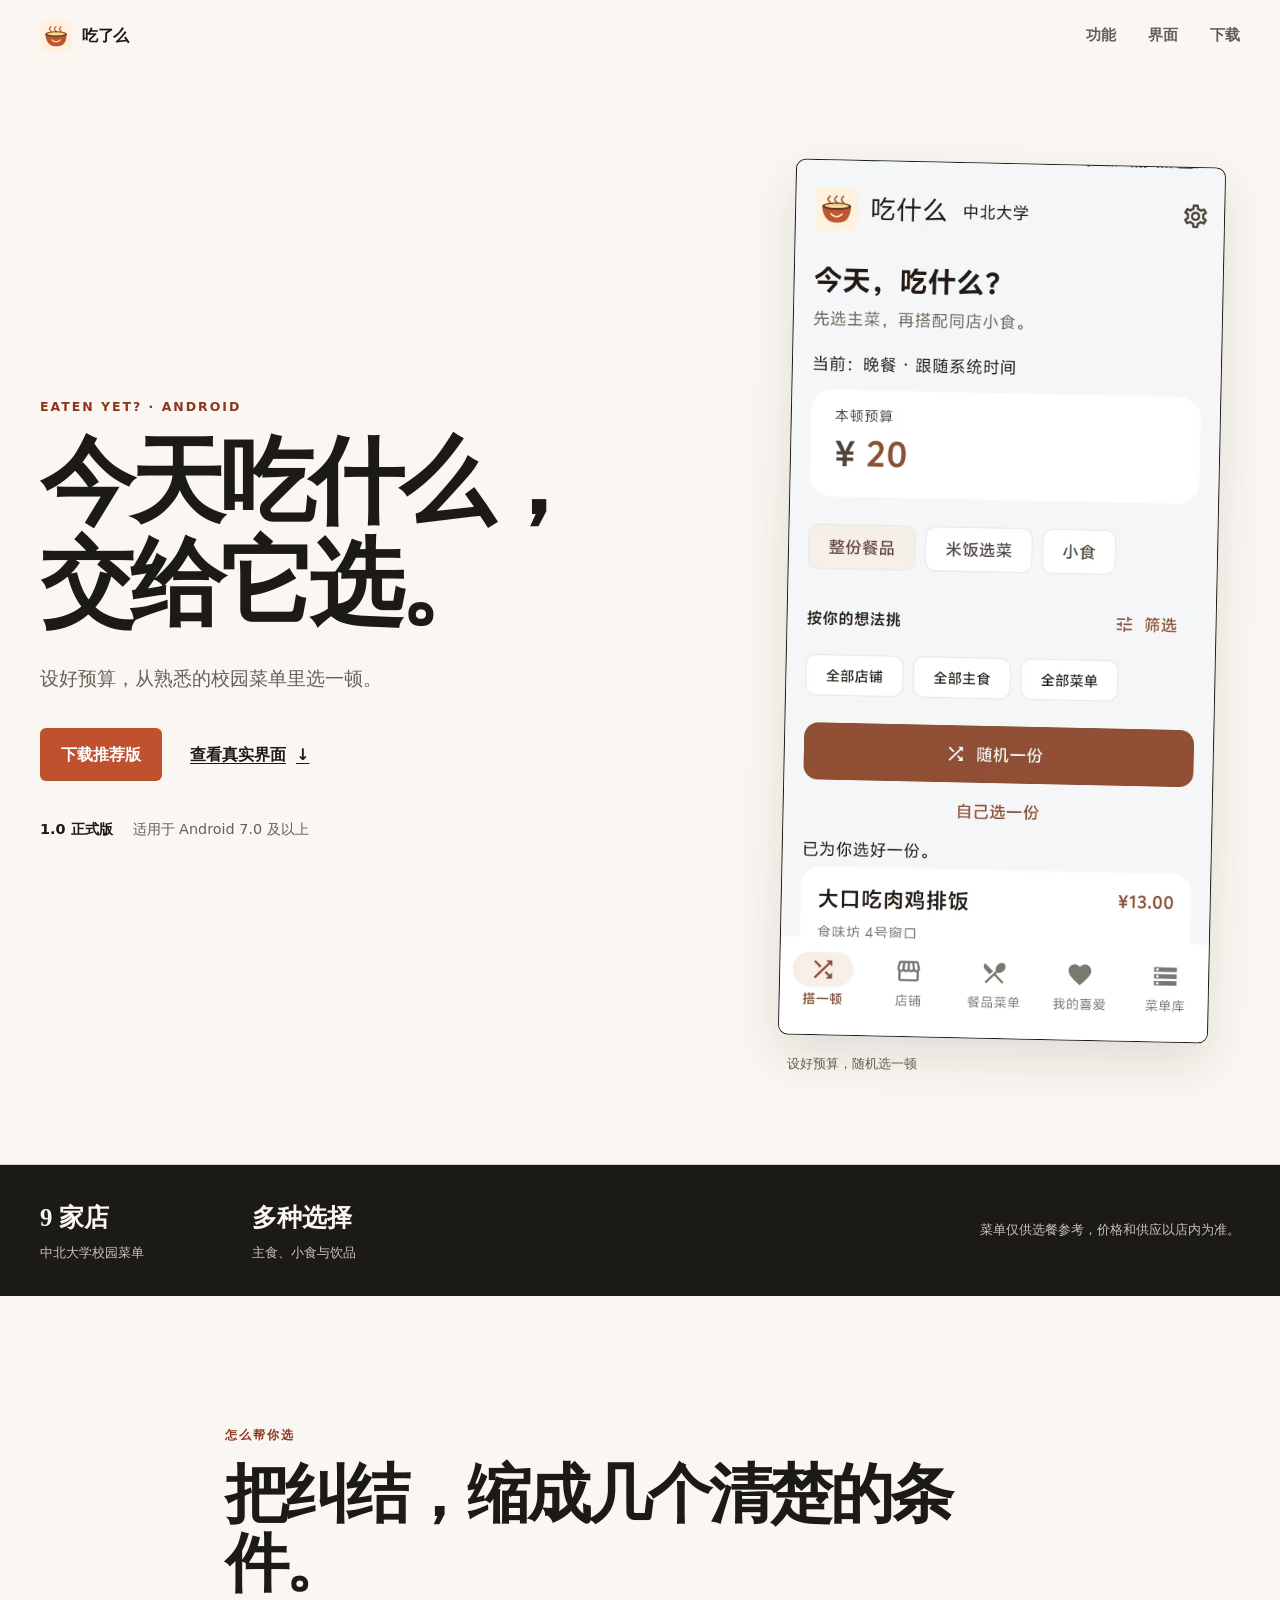
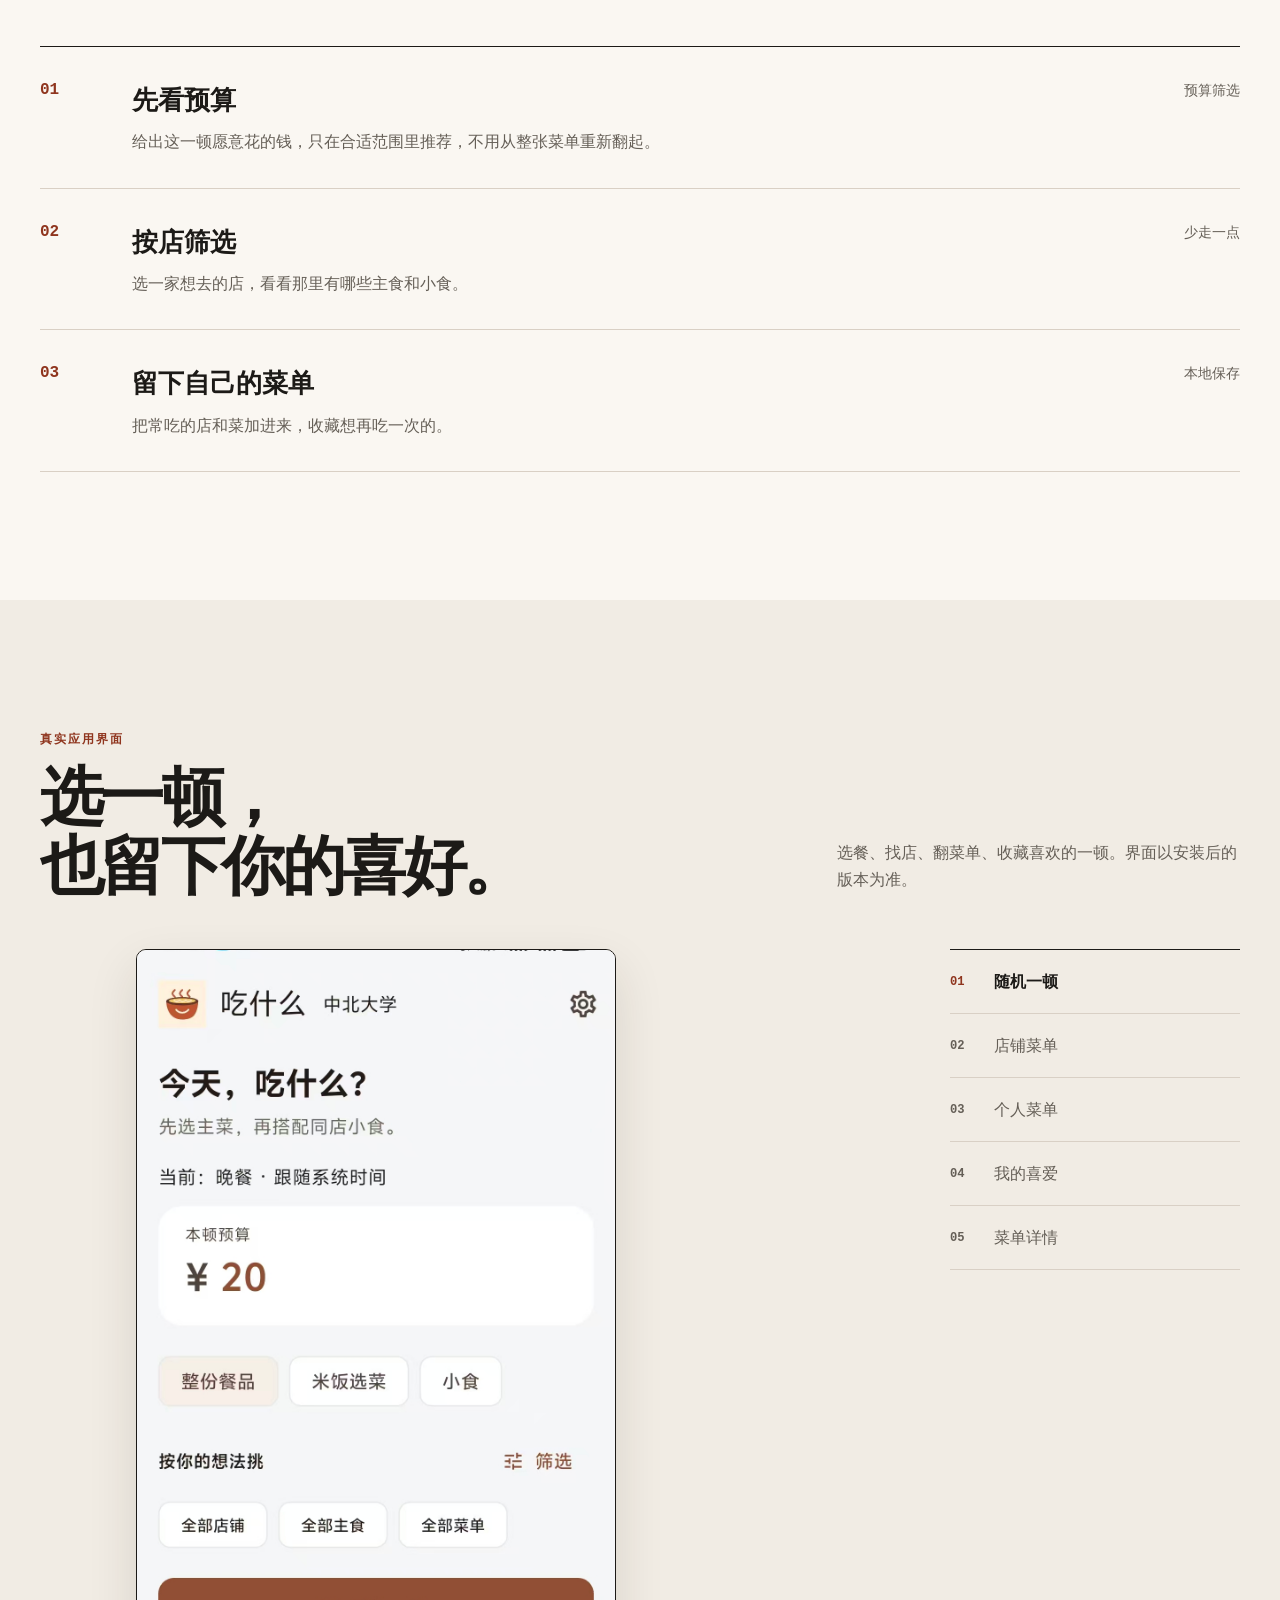
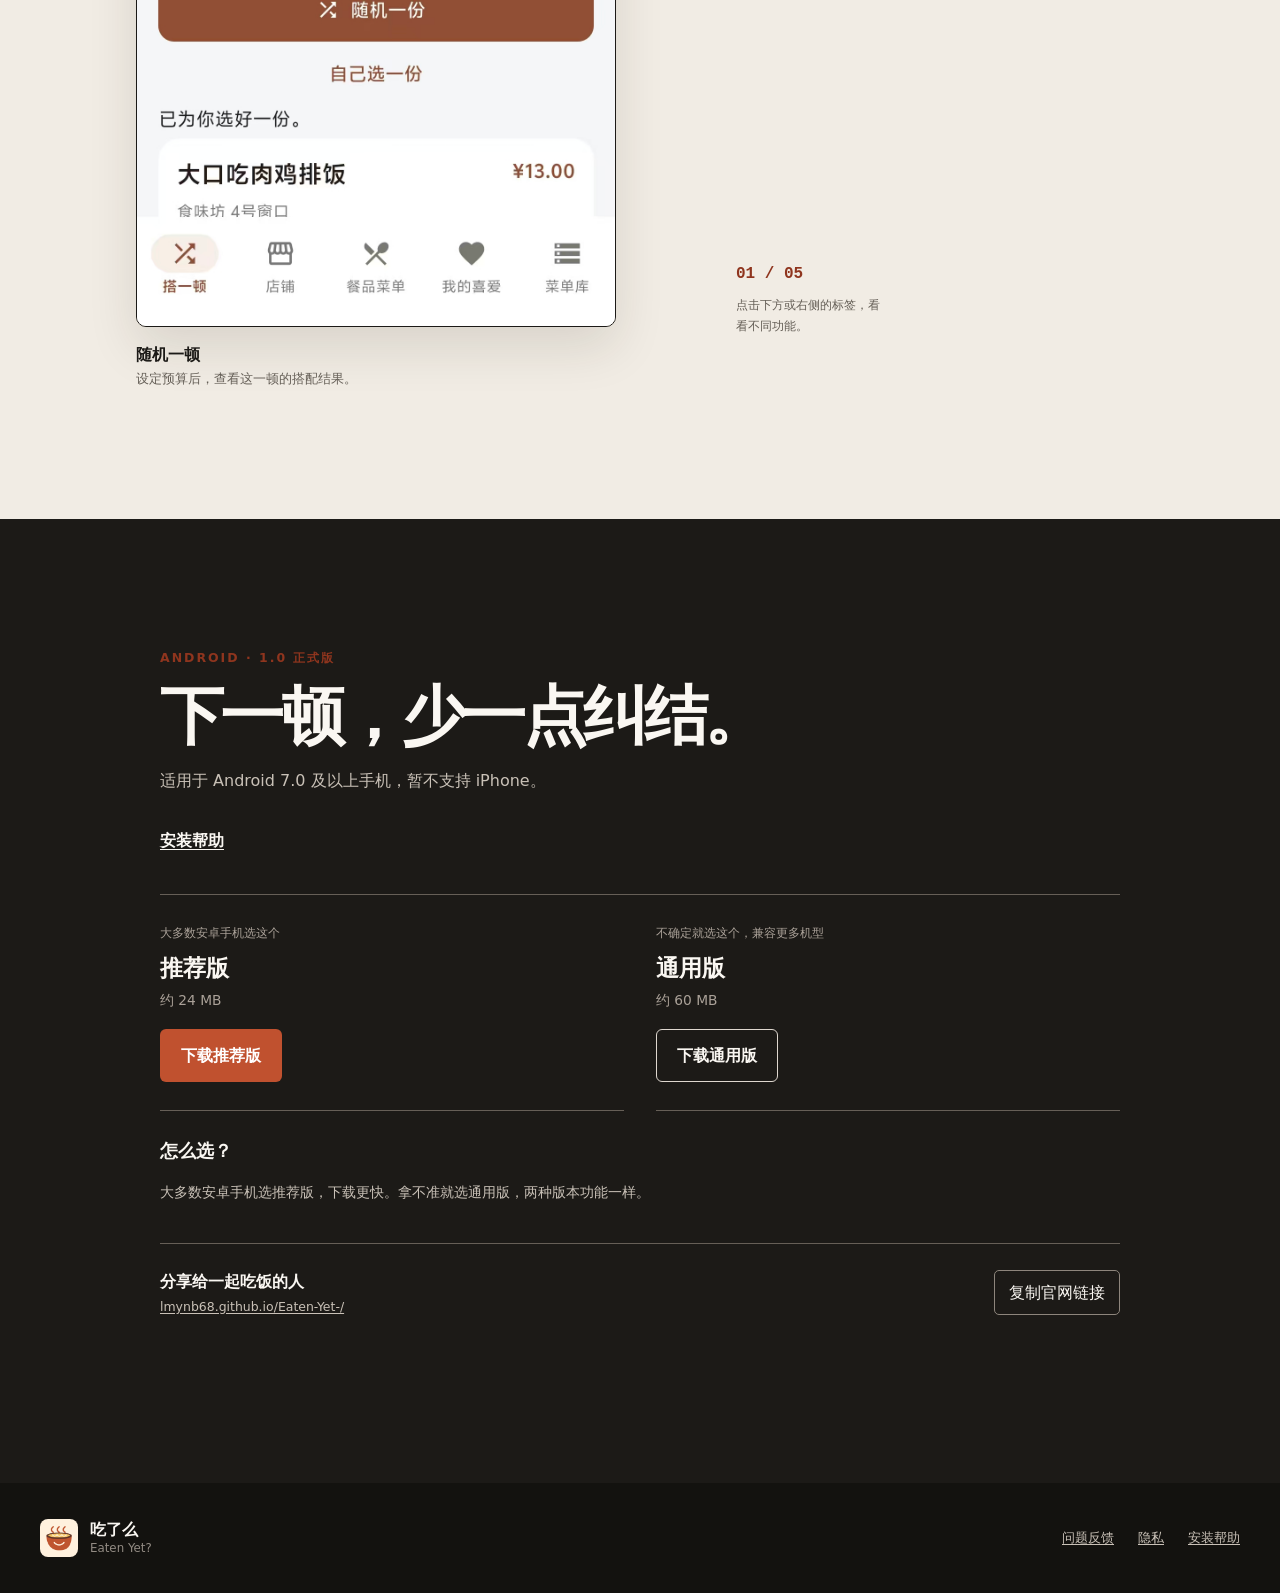
<file: site/index.html>
<!doctype html>
<html lang="zh-CN">
<head>
  <meta charset="utf-8">
  <meta name="viewport" content="width=device-width, initial-scale=1">
  <meta name="description" content="吃了么是一款面向中北大学校园的 Android 选餐应用。设好预算，从熟悉的菜单里选一顿。">
  <title>吃了么 · 今天吃什么，交给它选</title>
  <link rel="icon" href="assets/logo.png">
  <link rel="stylesheet" href="styles.css">
  <script src="app.js" defer></script>
  <link rel="canonical" href="https://lmynb68.github.io/Eaten-Yet-/">
  <meta property="og:title" content="吃了么 · 今天吃什么，交给它选">
  <meta property="og:description" content="设好预算，从熟悉的校园菜单里选一顿。Android 正式版已发布。">
  <meta property="og:type" content="website">
  <meta property="og:url" content="https://lmynb68.github.io/Eaten-Yet-/">
  <meta property="og:image" content="https://lmynb68.github.io/Eaten-Yet-/assets/logo.png">
</head>
<body>
  <a class="skip-link" href="#main">跳到主要内容</a>
  <header class="site-header" data-header>
    <div class="wrap header-inner">
      <a class="brand" href="#top" aria-label="吃了么首页">
        <img src="assets/logo.png" width="256" height="256" alt="">
        <span>吃了么</span>
      </a>
      <button class="menu-toggle" type="button" aria-expanded="false" aria-controls="site-nav" data-menu-toggle>
        <span class="menu-label">菜单</span>
        <span class="menu-lines" aria-hidden="true"><i></i><i></i></span>
      </button>
      <nav class="site-nav" id="site-nav" aria-label="主要导航" data-nav>
        <a href="#product">功能</a>
        <a href="#interface">界面</a>
        <a href="#download">下载</a>
      </nav>
    </div>
  </header>

  <main id="main">
    <section class="hero" id="top" aria-labelledby="hero-title">
      <div class="wrap hero-grid">
        <div class="hero-copy">
          <p class="eyebrow">Eaten Yet? · Android</p>
          <h1 id="hero-title">今天吃什么，<br>交给它选。</h1>
          <p class="hero-lede">设好预算，从熟悉的校园菜单里选一顿。</p>
          <div class="hero-actions">
            <a class="button button-primary" href="https://github.com/lmynb68/Eaten-Yet-/releases/download/v1.0.0%2B25/EatenYet-v1.0.0-build25-android-arm64.apk" data-primary-download>下载推荐版</a>
            <a class="text-link" href="#interface">查看真实界面 <span aria-hidden="true">↓</span></a>
          </div>
          <p class="hero-meta"><strong>1.0 正式版</strong><span>适用于 Android 7.0 及以上</span></p>
        </div>
        <figure class="hero-device">
          <div class="screenshot-frame screenshot-frame-hero">
            <img src="assets/android-meal.jpg" width="1080" height="2376" alt="吃了么应用随机选餐结果界面，展示预算内的一顿校园餐" fetchpriority="high">
          </div>
          <figcaption>设好预算，随机选一顿</figcaption>
        </figure>
      </div>
    </section>

    <section class="facts-band" aria-label="应用内容范围">
      <div class="wrap facts-grid">
        <div class="od-stat"><strong>9 家店</strong><span>中北大学校园菜单</span></div>
        <div class="od-stat"><strong>多种选择</strong><span>主食、小食与饮品</span></div>
        <p>菜单仅供选餐参考，价格和供应以店内为准。</p>
      </div>
    </section>

    <section class="section" id="product" aria-labelledby="product-title">
      <div class="wrap section-heading">
        <p class="eyebrow">怎么帮你选</p>
        <h2 id="product-title">把纠结，缩成几个清楚的条件。</h2>
      </div>
      <div class="wrap feature-list">
        <article class="feature-row">
          <div class="feature-number" aria-hidden="true">01</div>
          <div><h3>先看预算</h3><p>给出这一顿愿意花的钱，只在合适范围里推荐，不用从整张菜单重新翻起。</p></div>
          <span class="feature-note">预算筛选</span>
        </article>
        <article class="feature-row">
          <div class="feature-number" aria-hidden="true">02</div>
          <div><h3>按店筛选</h3><p>选一家想去的店，看看那里有哪些主食和小食。</p></div>
          <span class="feature-note">少走一点</span>
        </article>
        <article class="feature-row">
          <div class="feature-number" aria-hidden="true">03</div>
          <div><h3>留下自己的菜单</h3><p>把常吃的店和菜加进来，收藏想再吃一次的。</p></div>
          <span class="feature-note">本地保存</span>
        </article>
      </div>
    </section>

    <section class="section interface-section" id="interface" aria-labelledby="interface-title">
      <div class="wrap section-heading section-heading-split">
        <div><p class="eyebrow">真实应用界面</p><h2 id="interface-title">选一顿，<br>也留下你的喜好。</h2></div>
        <p>选餐、找店、翻菜单、收藏喜欢的一顿。界面以安装后的版本为准。</p>
      </div>
      <div class="wrap gallery" data-gallery>
        <div class="gallery-stage" id="gallery-panel" role="tabpanel" aria-live="polite" tabindex="0">
          <figure class="gallery-main">
            <div class="screenshot-frame screenshot-frame-gallery">
              <img src="assets/android-meal.jpg" width="1080" height="2376" alt="随机一顿界面" data-gallery-image>
            </div>
            <figcaption><strong data-gallery-title>随机一顿</strong><span data-gallery-caption>设定预算后，查看这一顿的搭配结果。</span></figcaption>
          </figure>
          <aside class="gallery-note"><span>01 / 05</span><p>点击下方或右侧的标签，看看不同功能。</p></aside>
        </div>
        <div class="gallery-tabs" role="tablist" aria-label="选择应用截图">
          <button class="gallery-tab is-active" type="button" role="tab" aria-controls="gallery-panel" tabindex="0" aria-selected="true" data-src="assets/android-meal.jpg" data-title="随机一顿" data-caption="设定预算后，查看这一顿的搭配结果。" data-alt="随机一顿界面"><span>01</span>随机一顿</button>
          <button class="gallery-tab" type="button" role="tab" aria-controls="gallery-panel" tabindex="-1" aria-selected="false" data-src="assets/android-stores.jpg" data-title="店铺菜单" data-caption="从熟悉的校园店铺开始浏览。" data-alt="校园店铺列表界面"><span>02</span>店铺菜单</button>
          <button class="gallery-tab" type="button" role="tab" aria-controls="gallery-panel" tabindex="-1" aria-selected="false" data-src="assets/android-library.jpg" data-title="个人菜单" data-caption="管理自己录入和导入的菜单。" data-alt="个人菜单界面"><span>03</span>个人菜单</button>
          <button class="gallery-tab" type="button" role="tab" aria-controls="gallery-panel" tabindex="-1" aria-selected="false" data-src="assets/android-favorites.jpg" data-title="我的喜爱" data-caption="把想再吃一次的选择留在本地。" data-alt="收藏列表界面"><span>04</span>我的喜爱</button>
          <button class="gallery-tab" type="button" role="tab" aria-controls="gallery-panel" tabindex="-1" aria-selected="false" data-src="assets/android-menu.jpg" data-title="菜单详情" data-caption="查看菜单内容与不同规格。" data-alt="菜单详情界面"><span>05</span>菜单详情</button>
        </div>
      </div>
    </section>

    <section class="section download-section" id="download" aria-labelledby="download-title">
      <div class="wrap download-grid">
        <div class="download-intro">
          <p class="eyebrow">Android · 1.0 正式版</p>
          <h2 id="download-title">下一顿，<br>少一点纠结。</h2>
          <p>适用于 Android 7.0 及以上手机，暂不支持 iPhone。</p>
          <a class="text-link" href="install.html">安装帮助</a>
        </div>
        <div class="download-options" data-release-status="loading">
          <article class="download-option is-primary">
            <div class="download-copy"><p class="option-kicker">大多数安卓手机选这个</p><h3>推荐版</h3><p><span data-arm64-size>约 24 MB</span></p></div>
            <a class="button button-primary" href="https://github.com/lmynb68/Eaten-Yet-/releases/download/v1.0.0%2B25/EatenYet-v1.0.0-build25-android-arm64.apk" data-arm64-download>下载推荐版</a>
          </article>
          <article class="download-option">
            <div class="download-copy"><p class="option-kicker">不确定就选这个，兼容更多机型</p><h3>通用版</h3><p><span data-universal-size>约 60 MB</span></p></div>
            <a class="button button-secondary" href="https://github.com/lmynb68/Eaten-Yet-/releases/download/v1.0.0%2B25/EatenYet-v1.0.0-build25-android-universal.apk" data-universal-download>下载通用版</a>
          </article>
          <div class="download-guide">
            <h3>怎么选？</h3>
            <p>大多数安卓手机选推荐版，下载更快。拿不准就选通用版，两种版本功能一样。</p>
          </div>
          <div class="release-link-box">
            <div><strong>分享给一起吃饭的人</strong><a href="https://lmynb68.github.io/Eaten-Yet-/" data-release-link>lmynb68.github.io/Eaten-Yet-/</a></div>
            <button class="copy-button" type="button" data-copy-release>复制官网链接</button>
          </div>
          <p class="copy-status" role="status" aria-live="polite" data-copy-status></p>
        </div>
      </div>
    </section>
  </main>

  <footer class="site-footer">
    <div class="wrap footer-inner">
      <div><img src="assets/logo.png" width="256" height="256" alt=""><p><strong>吃了么</strong><span>Eaten Yet?</span></p></div>
      <nav aria-label="页脚导航">
        <a href="https://github.com/lmynb68/Eaten-Yet-/issues">问题反馈</a>
        <a href="privacy.html">隐私</a>
        <a href="install.html">安装帮助</a>
      </nav>
    </div>
  </footer>
</body>
</html>
</file>
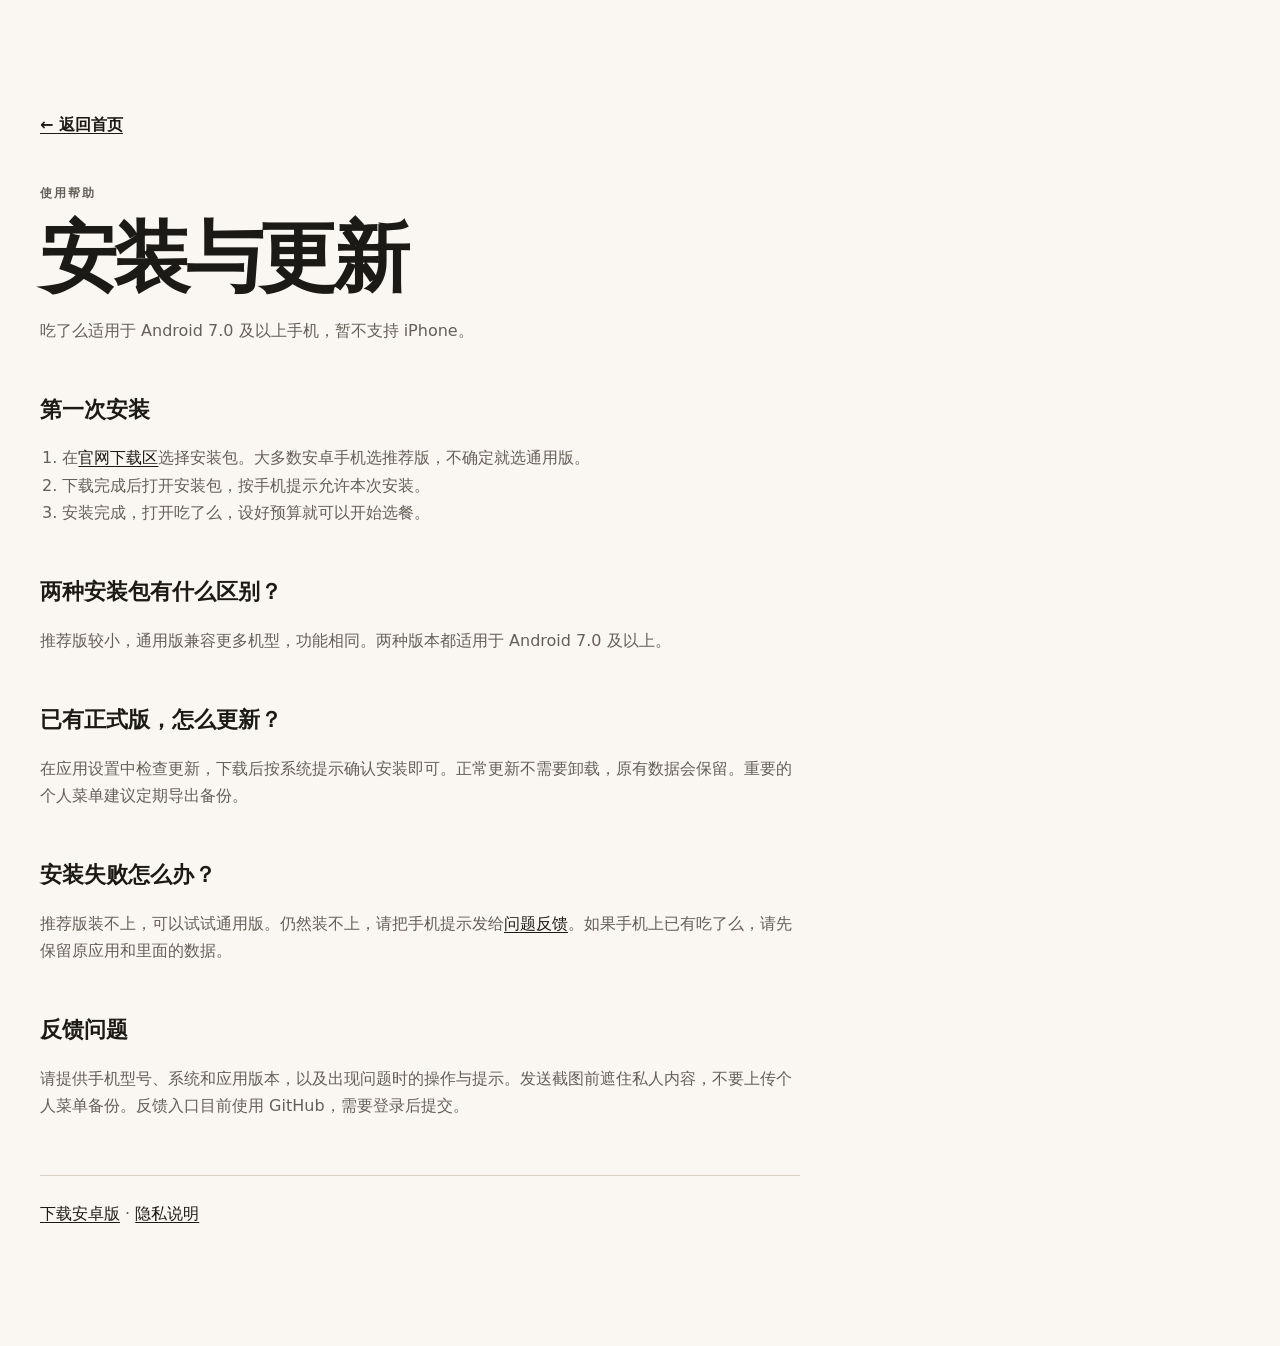
<file: site/install.html>
<!doctype html>
<html lang="zh-CN">
<head><meta charset="utf-8"><meta name="viewport" content="width=device-width,initial-scale=1"><meta name="description" content="吃了么安卓版的安装、更新与菜单备份帮助。"><title>安装帮助 · 吃了么</title><link rel="icon" href="assets/logo.png"><link rel="stylesheet" href="styles.css"></head>
<body><main class="prose wrap" id="main"><article>
<a class="back-link" href="index.html">← 返回首页</a>
<p class="eyebrow">使用帮助</p><h1>安装与更新</h1>
<p>吃了么适用于 Android 7.0 及以上手机，暂不支持 iPhone。</p>
<h2>第一次安装</h2>
<ol><li>在<a href="index.html#download">官网下载区</a>选择安装包。大多数安卓手机选推荐版，不确定就选通用版。</li><li>下载完成后打开安装包，按手机提示允许本次安装。</li><li>安装完成，打开吃了么，设好预算就可以开始选餐。</li></ol>
<h2>两种安装包有什么区别？</h2>
<p>推荐版较小，通用版兼容更多机型，功能相同。两种版本都适用于 Android 7.0 及以上。</p>
<h2>已有正式版，怎么更新？</h2>
<p>在应用设置中检查更新，下载后按系统提示确认安装即可。正常更新不需要卸载，原有数据会保留。重要的个人菜单建议定期导出备份。</p>
<h2>安装失败怎么办？</h2>
<p>推荐版装不上，可以试试通用版。仍然装不上，请把手机提示发给<a href="https://github.com/lmynb68/Eaten-Yet-/issues">问题反馈</a>。如果手机上已有吃了么，请先保留原应用和里面的数据。</p>
<h2>反馈问题</h2>
<p>请提供手机型号、系统和应用版本，以及出现问题时的操作与提示。发送截图前遮住私人内容，不要上传个人菜单备份。反馈入口目前使用 GitHub，需要登录后提交。</p>
<p class="prose-footer"><a href="index.html#download">下载安卓版</a> · <a href="privacy.html">隐私说明</a></p>
</article></main></body></html>
</file>
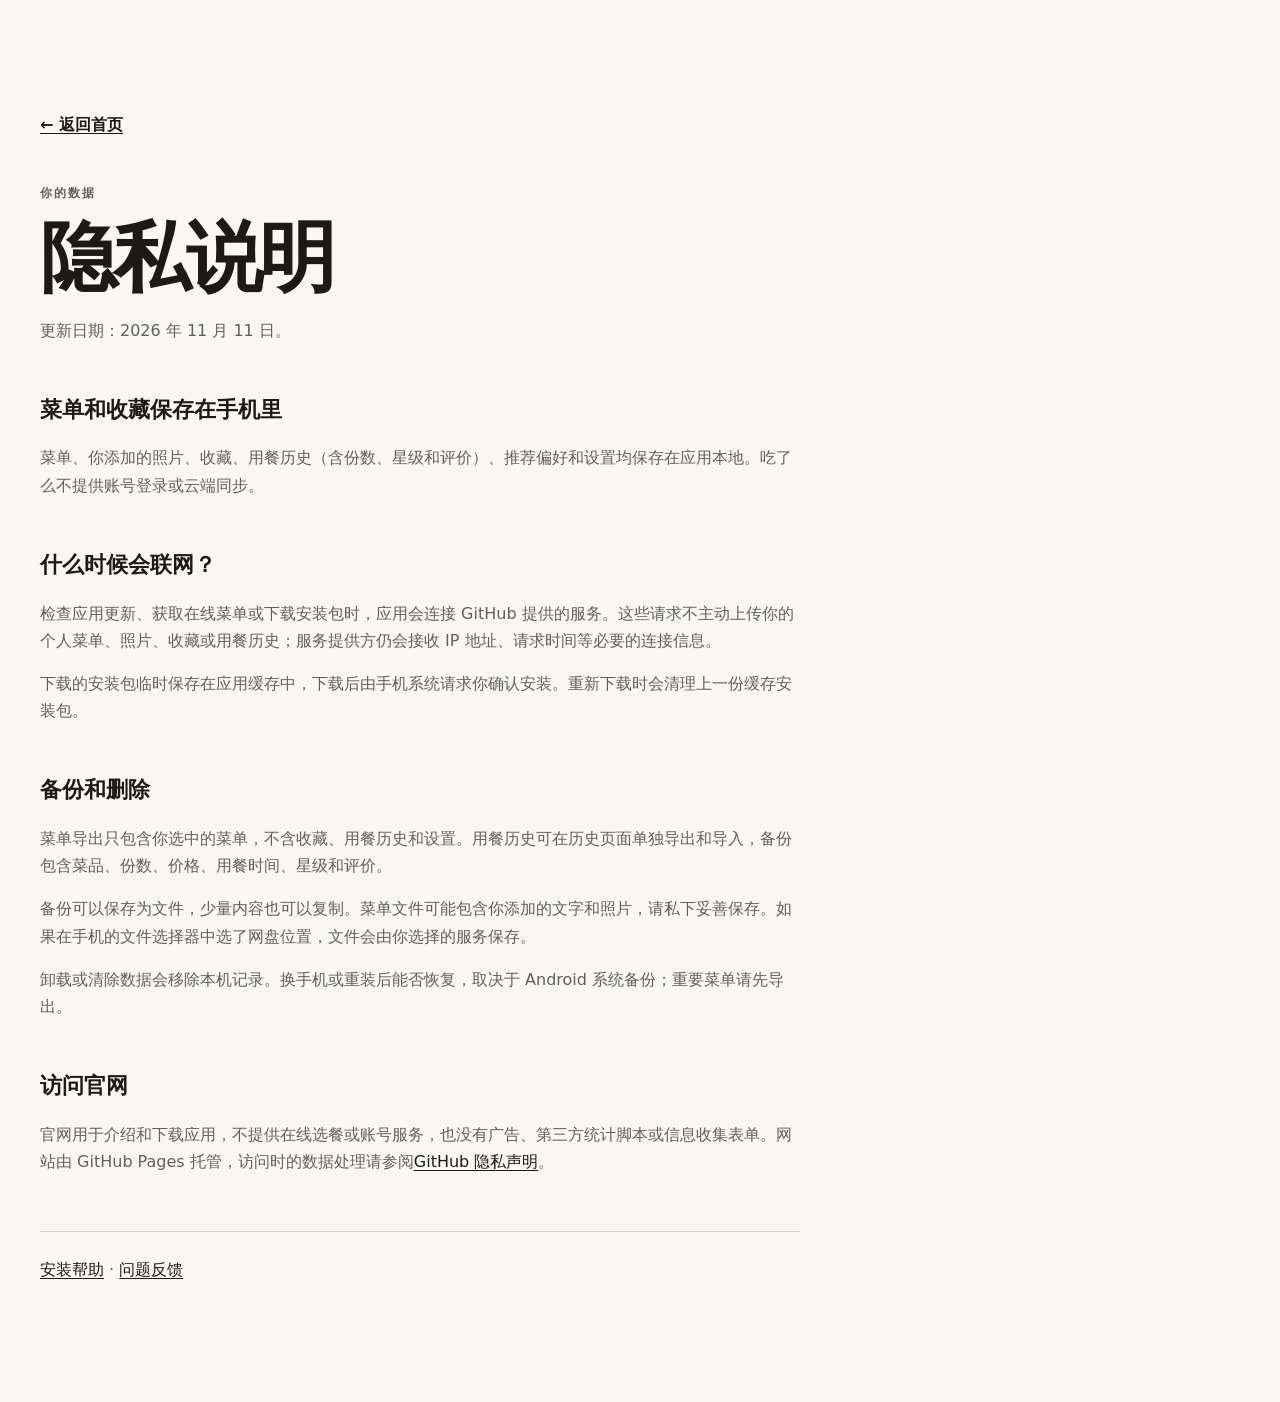
<file: site/privacy.html>
<!doctype html>
<html lang="zh-CN">
<head><meta charset="utf-8"><meta name="viewport" content="width=device-width,initial-scale=1"><meta name="description" content="了解吃了么如何保存菜单、收藏和照片，以及更新与备份时的数据处理。"><title>隐私说明 · 吃了么</title><link rel="icon" href="assets/logo.png"><link rel="stylesheet" href="styles.css"></head>
<body><main class="prose wrap" id="main"><article>
<a class="back-link" href="index.html">← 返回首页</a>
<p class="eyebrow">你的数据</p><h1>隐私说明</h1><p>更新日期：2026 年 11 月 11 日。</p>
<h2>菜单和收藏保存在手机里</h2>
<p>菜单、你添加的照片、收藏、用餐历史（含份数、星级和评价）、推荐偏好和设置均保存在应用本地。吃了么不提供账号登录或云端同步。</p>
<h2>什么时候会联网？</h2>
<p>检查应用更新、获取在线菜单或下载安装包时，应用会连接 GitHub 提供的服务。这些请求不主动上传你的个人菜单、照片、收藏或用餐历史；服务提供方仍会接收 IP 地址、请求时间等必要的连接信息。</p>
<p>下载的安装包临时保存在应用缓存中，下载后由手机系统请求你确认安装。重新下载时会清理上一份缓存安装包。</p>
<h2>备份和删除</h2>
<p>菜单导出只包含你选中的菜单，不含收藏、用餐历史和设置。用餐历史可在历史页面单独导出和导入，备份包含菜品、份数、价格、用餐时间、星级和评价。</p>
<p>备份可以保存为文件，少量内容也可以复制。菜单文件可能包含你添加的文字和照片，请私下妥善保存。如果在手机的文件选择器中选了网盘位置，文件会由你选择的服务保存。</p>
<p>卸载或清除数据会移除本机记录。换手机或重装后能否恢复，取决于 Android 系统备份；重要菜单请先导出。</p>
<h2>访问官网</h2>
<p>官网用于介绍和下载应用，不提供在线选餐或账号服务，也没有广告、第三方统计脚本或信息收集表单。网站由 GitHub Pages 托管，访问时的数据处理请参阅<a href="https://docs.github.com/en/site-policy/privacy-policies/github-general-privacy-statement">GitHub 隐私声明</a>。</p>
<p class="prose-footer"><a href="install.html">安装帮助</a> · <a href="https://github.com/lmynb68/Eaten-Yet-/issues">问题反馈</a></p>
</article></main></body></html>
</file>
<file: site/styles.css>
/* OD-LAYOUT-PRIMITIVES v1 — structure only */
@layer od-layout {
  :where(.od-stack,.od-row,.od-row-top,.od-cluster,.od-grid,.od-field,.od-stat,.od-cell,.od-tile) > :where(*) { min-width: 0; }
  .od-stack{display:flex;flex-direction:column;gap:var(--od-gap,8px)}.od-row{display:flex;align-items:center;gap:var(--od-gap,8px)}.od-row-top{display:flex;align-items:flex-start;gap:var(--od-gap,8px)}.od-cluster{display:flex;flex-wrap:wrap;align-items:center;gap:var(--od-gap,8px)}.od-fill{flex:1 1 0;min-width:0}.od-fixed{flex:none}.od-grid{display:grid;gap:var(--od-gap,12px);grid-template-columns:repeat(var(--od-cols,3),minmax(0,1fr))}
  .od-stat,.od-field,.od-cell{display:grid;gap:var(--od-gap,2px)}:where(.od-stat,.od-field,.od-cell)>:where(*){display:block}.od-tile{display:grid;grid-template-rows:auto 1fr}:where(.od-tile)>:where(*){display:block}
  .od-media{display:block;width:100%;height:auto;aspect-ratio:var(--od-ratio,auto)}.od-media-cover{object-fit:cover}.od-icon{display:inline-block;inline-size:var(--od-icon-size,1em);block-size:var(--od-icon-size,1em);flex:none}
  .od-truncate{display:block;max-width:100%;overflow:hidden;white-space:nowrap;text-overflow:ellipsis}.od-clamp-2,.od-clamp-3{display:-webkit-box;-webkit-box-orient:vertical;overflow:hidden;overflow-wrap:anywhere}.od-clamp-2{-webkit-line-clamp:2}.od-clamp-3{-webkit-line-clamp:3}.od-lines-2{min-height:calc(2 * 1.4em)}.od-nowrap{white-space:nowrap}.od-keep{word-break:keep-all;overflow-wrap:anywhere}
  .od-screen{display:grid;grid-template-rows:auto minmax(0,1fr) auto;height:100%}.od-scroll{overflow-y:auto;overscroll-behavior:contain;min-height:0}.od-rail{display:flex;gap:var(--od-gap,8px);overflow-x:auto;scroll-snap-type:x proximity;scrollbar-width:none;padding-inline:var(--od-rail-pad,16px);scroll-padding-inline:var(--od-rail-pad,16px)}.od-rail::-webkit-scrollbar{display:none}:where(.od-rail)>:where(*){flex:none;scroll-snap-align:start}:where(.od-rail)>:where(:last-child){margin-inline-end:var(--od-rail-pad,16px)}.od-spacer{flex:none;visibility:hidden;pointer-events:none}.od-touch{min-width:44px;min-height:44px}
}
/* /OD-LAYOUT-PRIMITIVES v1 */

:root {
  --paper: #faf7f2;
  --paper-deep: #f1ece4;
  --ink: #1c1a17;
  --muted: #655f57;
  --line: #d9d0c5;
  --accent: #c0512f;
  --accent-dark: #8f351e;
  --white: #fffdfa;
  --max: 1200px;
  --radius: 10px;
  --shadow: 0 20px 50px rgba(38, 29, 20, .12);
  --ease: 220ms ease;
}

* { box-sizing: border-box; }
html { scroll-behavior: smooth; scroll-padding-top: 84px; }
body { margin: 0; min-width: 320px; background: var(--paper); color: var(--ink); font-family: "Noto Sans CJK SC", "Source Han Sans SC", "Microsoft YaHei", system-ui, sans-serif; font-size: 16px; line-height: 1.7; }
img { max-width: 100%; }
a { color: inherit; text-underline-offset: .18em; }
button, a { -webkit-tap-highlight-color: transparent; }
button { font: inherit; }
:focus-visible { outline: 3px solid var(--accent); outline-offset: 4px; }
.wrap { width: min(calc(100% - 48px), var(--max)); margin-inline: auto; }
.section { padding-block: clamp(80px, 10vw, 144px); }
.skip-link { position: fixed; z-index: 100; top: 12px; left: 12px; padding: 10px 14px; background: var(--ink); color: white; transform: translateY(-150%); transition: transform var(--ease); }
.skip-link:focus { transform: none; }
.eyebrow { margin: 0 0 14px; color: var(--accent-dark); font-size: .78rem; font-weight: 750; letter-spacing: .16em; text-transform: uppercase; }
.text-link { display: inline-flex; align-items: center; gap: 10px; min-height: 44px; font-weight: 700; text-decoration-thickness: 1px; }

.site-header { position: sticky; z-index: 50; top: 0; background: rgba(250,247,242,.94); border-bottom: 1px solid transparent; transition: border-color var(--ease); }
.site-header.is-scrolled { border-color: var(--line); }
.header-inner { min-height: 72px; display: flex; align-items: center; justify-content: space-between; gap: 24px; }
.brand { display: inline-flex; align-items: center; gap: 10px; font-weight: 800; text-decoration: none; letter-spacing: -.03em; }
.brand img { width: 32px; height: 32px; border-radius: 7px; }
.site-nav { display: flex; align-items: center; gap: 32px; }
.site-nav a { min-height: 44px; display: inline-flex; align-items: center; color: var(--muted); font-size: .94rem; font-weight: 650; text-decoration: none; }
.site-nav a:hover { color: var(--accent-dark); }
.menu-toggle { display: none; min-width: 52px; min-height: 44px; padding: 0; border: 0; background: none; color: var(--ink); cursor: pointer; }

.hero { min-height: calc(100svh - 72px); padding-block: clamp(48px, 7vw, 96px); display: grid; align-items: center; border-bottom: 1px solid var(--line); }
.hero-grid { display: grid; grid-template-columns: minmax(0, 1.02fr) minmax(320px, .78fr); align-items: center; gap: clamp(48px, 8vw, 112px); }
.hero-copy { min-width: 0; }
.hero h1, .section-heading h2, .download-intro h2 { margin: 0; font-family: "Songti SC", "STSong", "Noto Serif CJK SC", serif; font-weight: 700; letter-spacing: -.055em; line-height: 1.08; }
.hero h1 { max-width: 9em; font-size: clamp(3.6rem, 7.4vw, 7rem); }
.hero-lede { max-width: 28em; margin: 28px 0 32px; color: var(--muted); font-size: clamp(1.1rem, 1.5vw, 1.3rem); }
.hero-actions { display: flex; flex-wrap: wrap; align-items: center; gap: 16px 28px; }
.button { display: inline-flex; min-height: 50px; align-items: center; justify-content: center; padding: 12px 20px; border: 1px solid transparent; border-radius: 6px; font-weight: 750; text-decoration: none; cursor: pointer; transition: background var(--ease), border-color var(--ease), color var(--ease), transform var(--ease); }
.button-primary { background: var(--accent); color: #fff; }
.button-primary:hover { background: var(--accent-dark); }
.button-secondary { border-color: var(--ink); background: transparent; color: var(--ink); }
.button-secondary:hover { background: var(--ink); color: var(--paper); }
.button:active { transform: translateY(1px); }
.hero-meta { display: flex; flex-wrap: wrap; gap: 8px 20px; margin: 36px 0 0; color: var(--muted); font-size: .9rem; }
.hero-meta strong { color: var(--ink); }
.hero-device { width: min(100%, 430px); margin: 0 auto; }
.screenshot-frame { overflow: hidden; background: #ece7df; border: 1px solid var(--ink); border-radius: var(--radius); box-shadow: var(--shadow); }
.screenshot-frame img { display: block; width: 100%; height: auto; transform: translateY(-3.2%); }
.screenshot-frame-hero { aspect-ratio: 1080 / 2200; transform: rotate(1.2deg); }
.hero-device figcaption, .gallery-main figcaption { display: flex; justify-content: space-between; gap: 16px; margin-top: 14px; color: var(--muted); font-size: .82rem; }

.facts-band { padding-block: 32px; background: var(--ink); color: var(--paper); }
.facts-grid { display: grid; grid-template-columns: 180px 180px minmax(0, 1fr); align-items: center; gap: 32px; }
.od-stat strong { font-family: "Songti SC", "STSong", serif; font-size: 1.55rem; }
.od-stat span, .facts-grid > p { color: #c9c1b7; font-size: .84rem; }
.facts-grid > p { justify-self: end; max-width: 36em; margin: 0; text-align: right; }

.section-heading { max-width: 830px; margin-bottom: 48px; }
.section-heading h2, .download-intro h2 { font-size: clamp(2.5rem, 5vw, 4.75rem); }
.section-heading-split { max-width: none; display: grid; grid-template-columns: 1fr minmax(280px, .55fr); align-items: end; gap: 64px; }
.section-heading-split > p { margin: 0 0 8px; color: var(--muted); }
.feature-list { border-top: 1px solid var(--ink); }
.feature-row { display: grid; grid-template-columns: 64px minmax(0, 1fr) 150px; align-items: start; gap: 28px; padding-block: 32px; border-bottom: 1px solid var(--line); }
.feature-number { color: var(--accent-dark); font: 700 1rem/1.4 ui-monospace, monospace; }
.feature-row h3 { margin: 0 0 6px; font-size: clamp(1.35rem, 2vw, 1.75rem); }
.feature-row p { max-width: 44em; margin: 0; color: var(--muted); }
.feature-note { justify-self: end; color: var(--muted); font-size: .86rem; }

.interface-section { background: var(--paper-deep); }
.gallery { display: grid; grid-template-columns: minmax(0, 1fr) 290px; gap: clamp(24px, 5vw, 72px); align-items: start; }
.gallery-stage { display: grid; grid-template-columns: minmax(0, 1fr) 150px; gap: 24px; align-items: end; }
.gallery-main { width: min(100%, 480px); margin: 0 auto; }
.screenshot-frame-gallery { aspect-ratio: 1080 / 2200; }
.gallery-main figcaption { display: grid; justify-content: initial; gap: 0; }
.gallery-main figcaption strong { color: var(--ink); font-size: 1rem; }
.gallery-note { padding-bottom: 54px; color: var(--muted); font-size: .78rem; }
.gallery-note span { display: block; margin-bottom: 12px; color: var(--accent-dark); font: 700 1rem/1 ui-monospace, monospace; }
.gallery-note p { margin: 0; }
.gallery-tabs { display: grid; border-top: 1px solid var(--ink); }
.gallery-tab { min-height: 64px; display: grid; grid-template-columns: 44px 1fr; align-items: center; padding: 8px 0; border: 0; border-bottom: 1px solid var(--line); background: transparent; color: var(--muted); text-align: left; cursor: pointer; }
.gallery-tab span { font: 700 .76rem/1 ui-monospace, monospace; }
.gallery-tab.is-active { color: var(--ink); font-weight: 750; }
.gallery-tab.is-active span { color: var(--accent-dark); }
.gallery-tab:hover { color: var(--accent-dark); }

.download-section { background: var(--ink); color: var(--paper); }
.download-grid { display: grid; grid-template-columns: minmax(0, .8fr) minmax(500px, 1.1fr); gap: clamp(56px, 8vw, 112px); }
.download-intro > p:not(.eyebrow) { max-width: 32em; color: #c9c1b7; }
.download-intro .text-link { margin-top: 8px; }
.download-options { border-top: 1px solid #665f57; }
.download-option { display: grid; grid-template-columns: minmax(0, 1fr) auto; gap: 16px 24px; align-items: center; padding-block: 28px; border-bottom: 1px solid #665f57; }
.option-kicker { margin: 0 0 4px; color: #aaa198; font-size: .76rem; }
.download-copy h3 { margin: 0; font-size: 1.45rem; }
.download-copy > p:last-child { margin: 2px 0 0; color: #aaa198; font-size: .86rem; }
.download-section .button-secondary { border-color: #ded7cf; color: var(--paper); }
.download-section .button-secondary:hover { background: var(--paper); color: var(--ink); }
.release-link-box { display: grid; grid-template-columns: minmax(0,1fr) auto; gap: 18px; align-items: center; padding-block: 24px; }
.release-link-box strong, .release-link-box a { display: block; }
.release-link-box a { color: #c9c1b7; font-size: .78rem; overflow-wrap: anywhere; }
.copy-button { min-height: 44px; padding: 8px 14px; border: 1px solid #8d857c; border-radius: 5px; background: transparent; color: var(--paper); cursor: pointer; }
.copy-button:hover { border-color: var(--paper); }
.copy-status { min-height: 1.7em; margin: -8px 0 0; color: #e3b39f; font-size: .82rem; }

.site-footer { padding-block: 36px; background: #13120f; color: var(--paper); }
.footer-inner { display: flex; align-items: center; justify-content: space-between; gap: 32px; }
.footer-inner > div { display: flex; align-items: center; gap: 12px; }
.footer-inner img { width: 38px; height: 38px; border-radius: 8px; }
.footer-inner p { display: grid; margin: 0; line-height: 1.3; }
.footer-inner p span { color: #928b83; font-size: .74rem; }
.footer-inner nav { display: flex; flex-wrap: wrap; gap: 12px 24px; }
.footer-inner nav a { color: #c9c1b7; font-size: .84rem; }

.prose { padding-block: clamp(56px, 8vw, 104px); }
.prose article { max-width: 760px; }
.back-link { display: inline-flex; min-height: 44px; align-items: center; margin-bottom: 36px; color: var(--muted); font-weight: 700; }
.prose h1 { margin: 0 0 16px; font: 700 clamp(2.7rem, 6vw, 5rem)/1.08 "Songti SC", "STSong", serif; letter-spacing: -.05em; }
.prose h2 { margin: 48px 0 12px; font-size: 1.35rem; }
.prose p, .prose li { color: var(--muted); }
.prose strong, .prose a { color: var(--ink); }
.prose ol { padding-left: 1.4em; }
.prose-footer { margin-top: 56px; padding-top: 24px; border-top: 1px solid var(--line); }

@media (max-width: 900px) {
  .hero { min-height: auto; }
  .hero-grid { grid-template-columns: 1fr minmax(260px, .7fr); gap: 40px; }
  .hero h1 { font-size: clamp(3.2rem, 8vw, 5.5rem); }
  .facts-grid { grid-template-columns: 1fr 1fr; }
  .facts-grid > p { grid-column: 1 / -1; justify-self: start; text-align: left; }
  .gallery { grid-template-columns: minmax(0, 1fr) 230px; }
  .gallery-stage { grid-template-columns: 1fr; }
  .gallery-note { padding: 0; }
  .download-grid { grid-template-columns: 1fr; }
}

@media (max-width: 700px) {
  html { scroll-padding-top: 68px; }
  .wrap { width: min(calc(100% - 32px), var(--max)); }
  .section { padding-block: 72px; }
  .header-inner { min-height: 64px; }
  .menu-toggle { display: inline-flex; align-items: center; justify-content: flex-end; gap: 10px; }
  .menu-label { font-size: .84rem; font-weight: 700; }
  .menu-lines { width: 20px; display: grid; gap: 5px; }
  .menu-lines i { display: block; height: 1px; background: currentColor; transition: transform var(--ease); }
  .menu-toggle[aria-expanded="true"] .menu-lines i:first-child { transform: translateY(3px) rotate(45deg); }
  .menu-toggle[aria-expanded="true"] .menu-lines i:last-child { transform: translateY(-3px) rotate(-45deg); }
  .site-nav { position: absolute; top: 64px; left: 0; right: 0; display: none; padding: 8px 16px 18px; background: var(--paper); border-bottom: 1px solid var(--line); }
  .site-nav.is-open { display: grid; }
  .site-nav a { padding-inline: 8px; border-bottom: 1px solid var(--line); }
  .hero { padding-block: 48px 72px; }
  .hero-grid { grid-template-columns: 1fr; }
  .hero-device { width: min(78vw, 350px); }
  .screenshot-frame-hero { transform: none; }
  .hero-copy { text-align: left; }
  .hero h1 { font-size: clamp(2.5rem, 12vw, 3rem); }
  .hero-actions { align-items: stretch; flex-direction: column; }
  .hero-actions .button { width: auto; align-self: stretch; }
  .hero-actions .text-link { justify-content: center; }
  .facts-grid { gap: 24px 12px; }
  .section-heading-split { grid-template-columns: 1fr; gap: 24px; }
  .feature-row { grid-template-columns: 36px 1fr; gap: 16px; }
  .feature-note { grid-column: 2; justify-self: start; }
  .gallery { grid-template-columns: 1fr; }
  .gallery-stage { display: block; }
  .gallery-main { width: min(82vw, 380px); }
  .gallery-note { margin-top: 20px; }
  .gallery-tabs { grid-template-columns: repeat(5, minmax(94px, 1fr)); overflow-x: auto; scroll-snap-type: x proximity; }
  .gallery-tab { width: 108px; grid-template-columns: 1fr; gap: 4px; scroll-snap-align: start; }
  .download-option { grid-template-columns: 1fr; }
  .download-option .button { width: 100%; }
  .release-link-box { grid-template-columns: 1fr; }
  .copy-button { width: 100%; }
  .footer-inner { align-items: flex-start; flex-direction: column; }
}

@media (max-width: 380px) {
  .wrap { width: min(calc(100% - 24px), var(--max)); }
  .hero h1 { font-size: 2.5rem; letter-spacing: -.06em; }
  .hero-meta { display: grid; }
  .facts-grid { grid-template-columns: 1fr; }
  .facts-grid > p { grid-column: auto; }
  .feature-row { grid-template-columns: 28px 1fr; gap: 12px; }
}

@media (prefers-reduced-motion: reduce) {
  html { scroll-behavior: auto; }
  *, *::before, *::after { animation-duration: .01ms !important; animation-iteration-count: 1 !important; transition-duration: .01ms !important; }
}

.download-guide { padding-block: 24px; border-bottom: 1px solid #665f57; }
.download-guide h3 { margin: 0 0 12px; font-size: 1.15rem; }
.download-guide p { color: #c9c1b7; font-size: .9rem; overflow-wrap: anywhere; }
.download-guide strong { color: var(--paper); }

/* Keep package help beneath both downloads instead of stretching a side column. */
.download-grid { grid-template-columns: minmax(0, 1fr); gap: 32px; max-width: 960px; }
.download-intro h2 { font-size: clamp(2.5rem, 5vw, 4rem); }
.download-intro h2 br { display: none; }
.download-options { display: grid; grid-template-columns: repeat(2, minmax(0, 1fr)); column-gap: 32px; }
.download-option { grid-template-columns: minmax(0, 1fr); align-content: start; }
.download-option .button { justify-self: start; }
.download-guide, .release-link-box, .copy-status { grid-column: 1 / -1; }
@media (max-width: 700px) {
  .download-options { grid-template-columns: minmax(0, 1fr); }
  .download-option .button { justify-self: stretch; }
}
</file>
